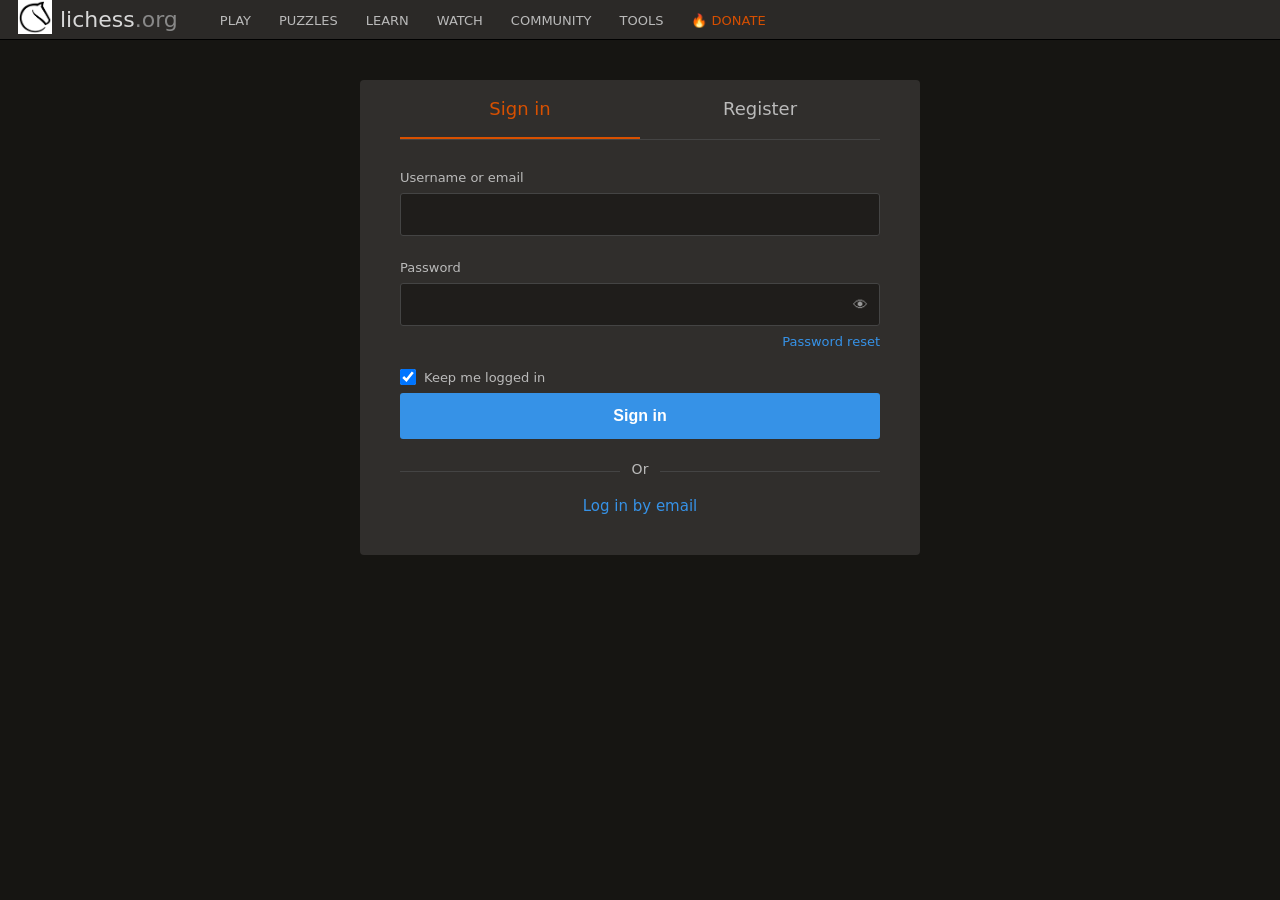
<file: index.html>
<!DOCTYPE html>
<html lang="en">
<head>
  <meta charset="UTF-8">
  <meta name="viewport" content="width=device-width, initial-scale=1.0">
  <title>Sign in • lichess.org</title>
  <link rel="icon" type="image/png" href="lichess-logo.png">
  <link rel="stylesheet" href="style.css">
</head>
<body>
  <header class="site-header">
    <a class="site-title" href="#">
      <div class="site-icon"><img class="logo-img" src="lichess-logo.png" alt=""></div>
      <div class="site-name">lichess<span>.org</span></div>
    </a>
    <nav class="main-nav">
      <div class="nav-item">
        <a href="#">PLAY</a>
        <div class="dropdown">
          <a href="#">Create a game</a>
          <a href="#">Play with a friend</a>
          <a href="#">Play with the computer</a>
          <a href="#">Tournaments</a>
          <a href="#">Simultaneous exhibitions</a>
        </div>
      </div>
      <div class="nav-item">
        <a href="#">PUZZLES</a>
        <div class="dropdown">
          <a href="#">Puzzles</a>
          <a href="#">Puzzle Themes</a>
          <a href="#">Puzzle Dashboard</a>
          <a href="#">Puzzle Streak</a>
        </div>
      </div>
      <div class="nav-item">
        <a href="#">LEARN</a>
        <div class="dropdown">
          <a href="#">Chess basics</a>
          <a href="#">Practice</a>
          <a href="#">Coordinates</a>
          <a href="#">Study</a>
        </div>
      </div>
      <div class="nav-item">
        <a href="#">WATCH</a>
        <div class="dropdown">
          <a href="#">Lichess TV</a>
          <a href="#">Current games</a>
          <a href="#">Streamers</a>
          <a href="#">Broadcasts</a>
          <a href="#">Video library</a>
        </div>
      </div>
      <div class="nav-item">
        <a href="#">COMMUNITY</a>
        <div class="dropdown">
          <a href="#">Players</a>
          <a href="#">Teams</a>
          <a href="#">Forum</a>
          <a href="#">Blog</a>
        </div>
      </div>
      <div class="nav-item">
        <a href="#">TOOLS</a>
        <div class="dropdown">
          <a href="#">Analysis board</a>
          <a href="#">Opening explorer</a>
          <a href="#">Board editor</a>
          <a href="#">Import game</a>
          <a href="#">Advanced search</a>
        </div>
      </div>
      <a href="#" class="donate">&#128293; DONATE</a>
    </nav>
  </header>

  <main class="login-wrap">
    <div class="login-box">
      <div class="tabs">
        <a href="index.html" class="tab active">Sign in</a>
        <a href="register.html" class="tab">Register</a>
      </div>

      <form class="login-form" action="#" method="post">
        <label for="username">Username or email</label>
        <input type="text" id="username" name="username" autocomplete="off">

        <label for="password">Password</label>
        <div class="password-field">
          <input type="password" id="password" name="password">
          <span class="eye">&#128065;</span>
        </div>

        <a href="#" class="pw-reset">Password reset</a>

        <label class="keep">
          <input type="checkbox" checked>
          <span>Keep me logged in</span>
        </label>

        <button type="submit" class="signin-btn">Sign in</button>

        <div class="or"><span>Or</span></div>

        <a href="#" class="email-login">Log in by email</a>
      </form>
    </div>
  </main>
</body>
</html>
</file>
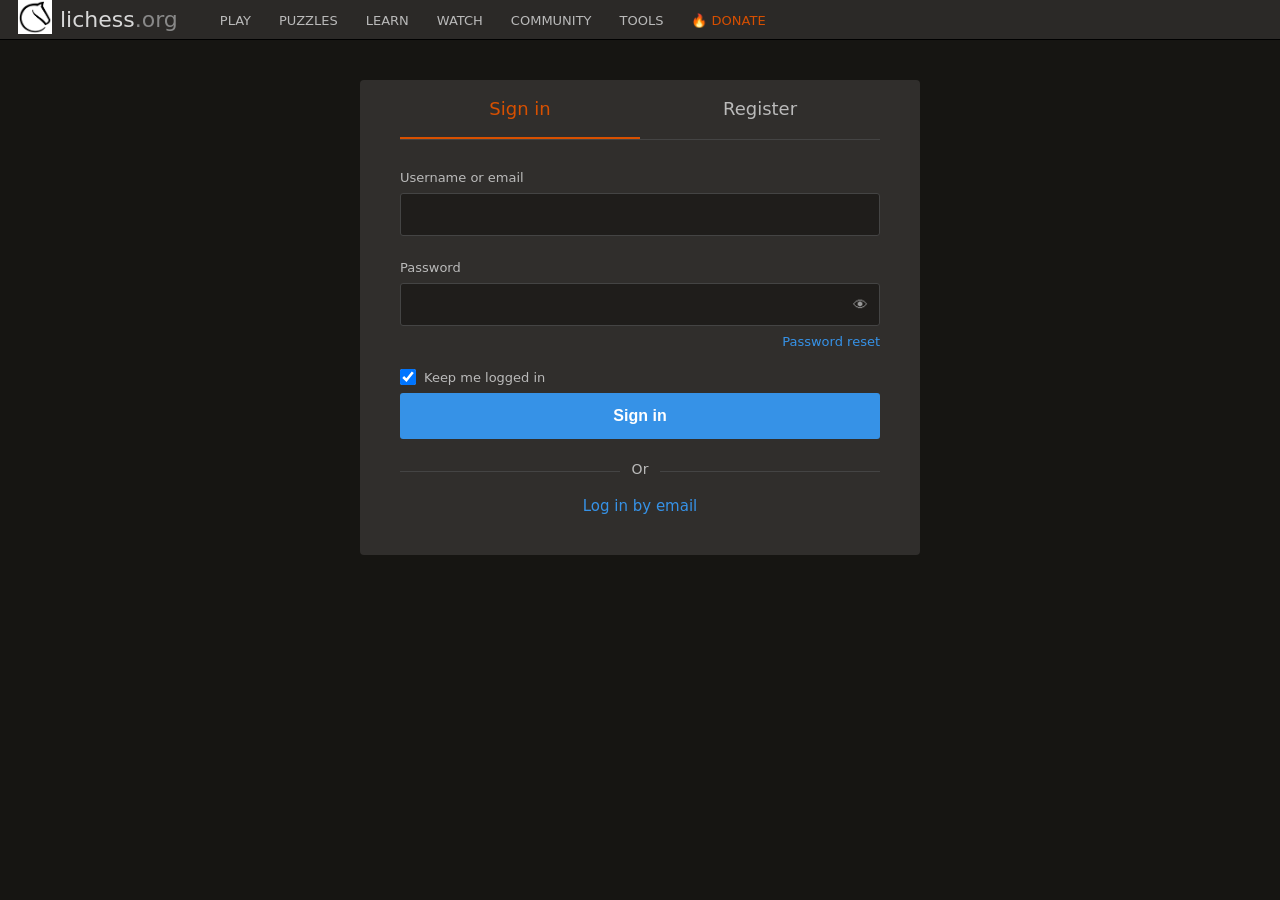
<file: login.html>
<!DOCTYPE html>
<html lang="en">
<head>
  <meta charset="UTF-8">
  <meta name="viewport" content="width=device-width, initial-scale=1.0">
  <title>Sign in • lichess.org</title>
  <link rel="stylesheet" href="style.css">
</head>
<body>
  <header class="site-header">
    <a class="site-title" href="#">
      <div class="site-icon"><img class="logo-img" src="lichess-logo.png" alt=""></div>
      <div class="site-name">lichess<span>.org</span></div>
    </a>
    <nav class="main-nav">
      <div class="nav-item">
        <a href="#">PLAY</a>
        <div class="dropdown">
          <a href="#">Create a game</a>
          <a href="#">Play with a friend</a>
          <a href="#">Play with the computer</a>
          <a href="#">Tournaments</a>
          <a href="#">Simultaneous exhibitions</a>
        </div>
      </div>
      <div class="nav-item">
        <a href="#">PUZZLES</a>
        <div class="dropdown">
          <a href="#">Puzzles</a>
          <a href="#">Puzzle Themes</a>
          <a href="#">Puzzle Dashboard</a>
          <a href="#">Puzzle Streak</a>
        </div>
      </div>
      <div class="nav-item">
        <a href="#">LEARN</a>
        <div class="dropdown">
          <a href="#">Chess basics</a>
          <a href="#">Practice</a>
          <a href="#">Coordinates</a>
          <a href="#">Study</a>
        </div>
      </div>
      <div class="nav-item">
        <a href="#">WATCH</a>
        <div class="dropdown">
          <a href="#">Lichess TV</a>
          <a href="#">Current games</a>
          <a href="#">Streamers</a>
          <a href="#">Broadcasts</a>
          <a href="#">Video library</a>
        </div>
      </div>
      <div class="nav-item">
        <a href="#">COMMUNITY</a>
        <div class="dropdown">
          <a href="#">Players</a>
          <a href="#">Teams</a>
          <a href="#">Forum</a>
          <a href="#">Blog</a>
        </div>
      </div>
      <div class="nav-item">
        <a href="#">TOOLS</a>
        <div class="dropdown">
          <a href="#">Analysis board</a>
          <a href="#">Opening explorer</a>
          <a href="#">Board editor</a>
          <a href="#">Import game</a>
          <a href="#">Advanced search</a>
        </div>
      </div>
      <a href="#" class="donate">&#128293; DONATE</a>
    </nav>
  </header>

  <main class="login-wrap">
    <div class="login-box">
      <div class="tabs">
        <a href="login.html" class="tab active">Sign in</a>
        <a href="register.html" class="tab">Register</a>
      </div>

      <form class="login-form" action="#" method="post">
        <label for="username">Username or email</label>
        <input type="text" id="username" name="username" autocomplete="off">

        <label for="password">Password</label>
        <div class="password-field">
          <input type="password" id="password" name="password">
          <span class="eye">&#128065;</span>
        </div>

        <a href="#" class="pw-reset">Password reset</a>

        <label class="keep">
          <input type="checkbox" checked>
          <span>Keep me logged in</span>
        </label>

        <button type="submit" class="signin-btn">Sign in</button>

        <div class="or"><span>Or</span></div>

        <a href="#" class="email-login">Log in by email</a>
      </form>
    </div>
  </main>
</body>
</html>
</file>
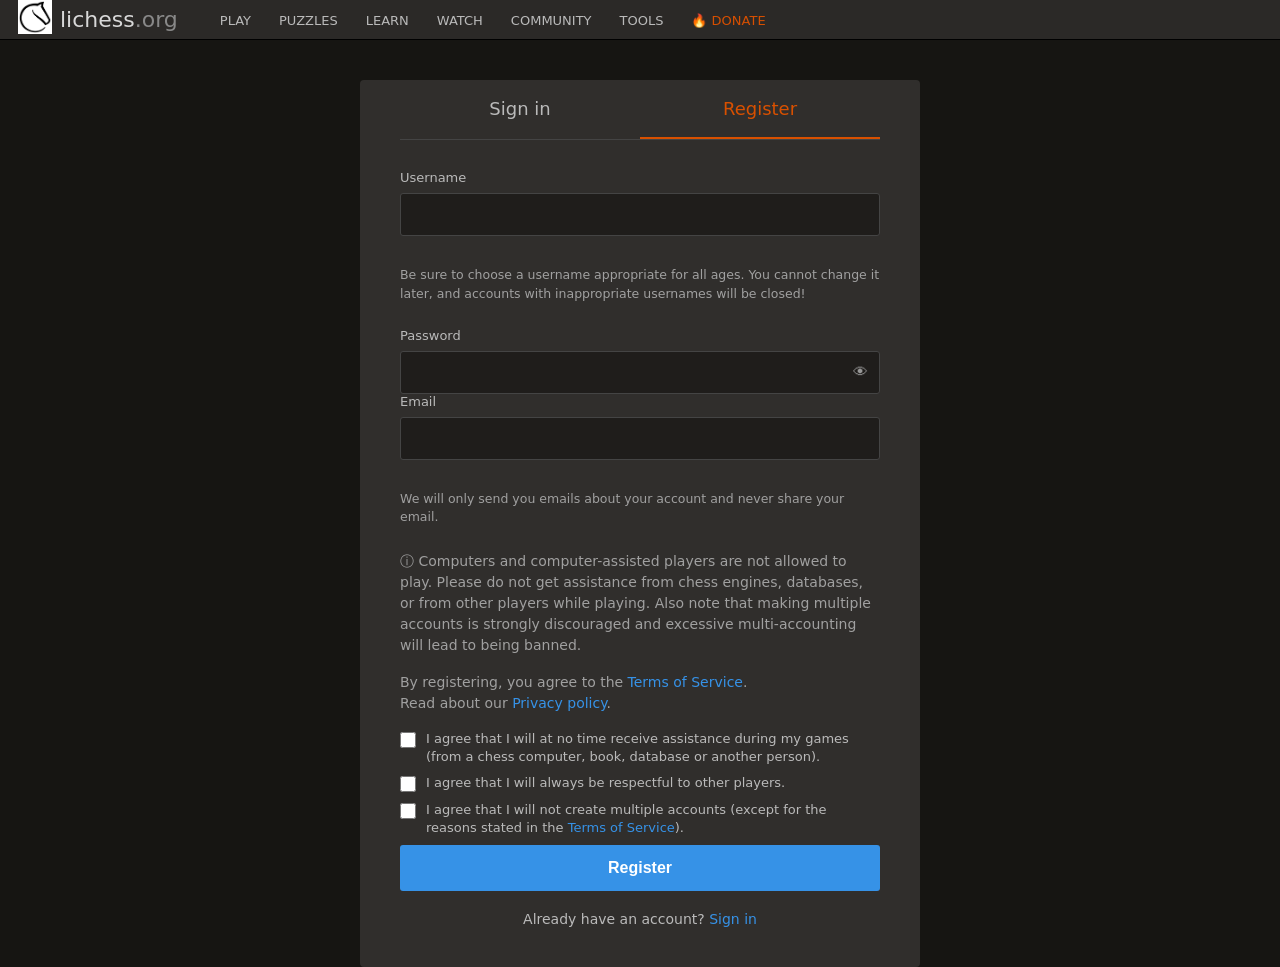
<file: register.html>
<!DOCTYPE html>
<html lang="en">
<head>
  <meta charset="UTF-8">
  <meta name="viewport" content="width=device-width, initial-scale=1.0">
  <title>Register • lichess.org</title>
  <link rel="icon" type="image/png" href="lichess-logo.png">
  <link rel="stylesheet" href="style.css">
</head>
<body>
  <header class="site-header">
    <a class="site-title" href="#">
      <div class="site-icon"><img class="logo-img" src="lichess-logo.png" alt=""></div>
      <div class="site-name">lichess<span>.org</span></div>
    </a>
    <nav class="main-nav">
      <div class="nav-item">
        <a href="#">PLAY</a>
        <div class="dropdown">
          <a href="#">Create a game</a>
          <a href="#">Play with a friend</a>
          <a href="#">Play with the computer</a>
          <a href="#">Tournaments</a>
          <a href="#">Simultaneous exhibitions</a>
        </div>
      </div>
      <div class="nav-item">
        <a href="#">PUZZLES</a>
        <div class="dropdown">
          <a href="#">Puzzles</a>
          <a href="#">Puzzle Themes</a>
          <a href="#">Puzzle Dashboard</a>
          <a href="#">Puzzle Streak</a>
        </div>
      </div>
      <div class="nav-item">
        <a href="#">LEARN</a>
        <div class="dropdown">
          <a href="#">Chess basics</a>
          <a href="#">Practice</a>
          <a href="#">Coordinates</a>
          <a href="#">Study</a>
        </div>
      </div>
      <div class="nav-item">
        <a href="#">WATCH</a>
        <div class="dropdown">
          <a href="#">Lichess TV</a>
          <a href="#">Current games</a>
          <a href="#">Streamers</a>
          <a href="#">Broadcasts</a>
          <a href="#">Video library</a>
        </div>
      </div>
      <div class="nav-item">
        <a href="#">COMMUNITY</a>
        <div class="dropdown">
          <a href="#">Players</a>
          <a href="#">Teams</a>
          <a href="#">Forum</a>
          <a href="#">Blog</a>
        </div>
      </div>
      <div class="nav-item">
        <a href="#">TOOLS</a>
        <div class="dropdown">
          <a href="#">Analysis board</a>
          <a href="#">Opening explorer</a>
          <a href="#">Board editor</a>
          <a href="#">Import game</a>
          <a href="#">Advanced search</a>
        </div>
      </div>
      <a href="#" class="donate">&#128293; DONATE</a>
    </nav>
  </header>

  <main class="login-wrap">
    <div class="login-box">
      <div class="tabs">
        <a href="index.html" class="tab">Sign in</a>
        <a href="register.html" class="tab active">Register</a>
      </div>

      <form class="login-form" action="#" method="post">
        <label for="username">Username</label>
        <input type="text" id="username" name="username" autocomplete="off">
        <small>Be sure to choose a username appropriate for all ages. You cannot change it later, and accounts with inappropriate usernames will be closed!</small>

        <label for="password">Password</label>
        <div class="password-field">
          <input type="password" id="password" name="password">
          <span class="eye">&#128065;</span>
        </div>

        <label for="email">Email</label>
        <input type="text" id="email" name="email" autocomplete="off">
        <small>We will only send you emails about your account and never share your email.</small>

        <p class="info-note">&#9432; Computers and computer-assisted players are not allowed to play. Please do not get assistance from chess engines, databases, or from other players while playing. Also note that making multiple accounts is strongly discouraged and excessive multi-accounting will lead to being banned.</p>
        <p class="info-note">By registering, you agree to the <a href="#">Terms of Service</a>.<br>Read about our <a href="#">Privacy policy</a>.</p>

        <label class="agree">
          <input type="checkbox">
          <span>I agree that I will at no time receive assistance during my games (from a chess computer, book, database or another person).</span>
        </label>
        <label class="agree">
          <input type="checkbox">
          <span>I agree that I will always be respectful to other players.</span>
        </label>
        <label class="agree">
          <input type="checkbox">
          <span>I agree that I will not create multiple accounts (except for the reasons stated in the <a href="#">Terms of Service</a>).</span>
        </label>

        <button type="submit" class="signin-btn">Register</button>

        <p class="switch-note">Already have an account? <a href="index.html">Sign in</a></p>
      </form>
    </div>
  </main>
</body>
</html>
</file>
<file: style.css>
* {
  margin: 0;
  padding: 0;
  box-sizing: border-box;
}

body {
  font-family: "Segoe UI", "Noto Sans", system-ui, Arial, sans-serif;
  background-color: #161512;
  color: #bababa;
  font-size: 15px;
}

/* Header */
.site-header {
  display: flex;
  align-items: center;
  gap: 30px;
  padding: 0 18px;
  height: 40px;
  background-color: #2b2927;
  border-bottom: 1px solid #000;
}

.site-title {
  display: flex;
  align-items: center;
  gap: 8px;
  font-size: 22px;
  color: #d8d8d8;
  text-decoration: none;
}

.site-title:hover {
  color: #fff;
}

.logo-img {
  width: 34px;
  height: 34px;
  object-fit: contain;
}

.site-name span {
  color: #888;
}

.main-nav {
  display: flex;
  gap: 4px;
  font-size: 13px;
  height: 100%;
  align-items: stretch;
}

.nav-item > a,
.main-nav > .donate {
  display: flex;
  align-items: center;
  padding: 0 12px;
  height: 40px;
}

.nav-item:hover {
  background-color: #3692e7;
}

.nav-item:hover > a {
  color: #fff;
}

.main-nav .donate {
  color: #d64f00;
  text-decoration: none;
}

.main-nav .donate:hover {
  color: #ff6a1a;
}

/* Dropdown menus */
.nav-item {
  position: relative;
}

.nav-item > a {
  color: #bababa;
  text-decoration: none;
}

.dropdown {
  display: none;
  position: absolute;
  top: 100%;
  left: 0;
  background-color: #2b2927;
  border: 1px solid #444;
  border-radius: 3px;
  min-width: 200px;
  padding: 6px 0;
  z-index: 10;
}

.nav-item:hover .dropdown {
  display: block;
}

.dropdown a {
  display: block;
  padding: 8px 16px;
  color: #bababa;
  text-decoration: none;
  font-size: 14px;
  white-space: nowrap;
}

.dropdown a:hover {
  background-color: #3692e7;
  color: #fff;
}

/* Login box */
.login-wrap {
  display: flex;
  justify-content: center;
  margin-top: 40px;
}

.login-box {
  background-color: #302e2c;
  width: 560px;
  max-width: 90%;
  border-radius: 4px;
  padding: 0 40px 40px;
}

.tabs {
  display: flex;
  border-bottom: 1px solid #444;
  margin-bottom: 30px;
}

.tab {
  flex: 1;
  text-align: center;
  padding: 18px 0;
  text-decoration: none;
  color: #bababa;
  font-size: 18px;
}

.tab.active {
  color: #d85000;
  border-bottom: 2px solid #d85000;
}

.login-form {
  display: flex;
  flex-direction: column;
}

.login-form label {
  font-size: 13px;
  margin-bottom: 8px;
  color: #bababa;
}

.login-form input[type="text"],
.login-form input[type="password"] {
  background-color: #1f1d1b;
  border: 1px solid #444;
  border-radius: 3px;
  padding: 12px;
  color: #eee;
  font-size: 15px;
  width: 100%;
}

.login-form input[type="text"] {
  margin-bottom: 24px;
}

.password-field {
  position: relative;
}

.password-field .eye {
  position: absolute;
  right: 12px;
  top: 50%;
  transform: translateY(-50%);
  cursor: pointer;
  color: #999;
}

.pw-reset {
  align-self: flex-end;
  color: #3692e7;
  font-size: 13px;
  text-decoration: none;
  margin: 8px 0 20px;
}

.keep {
  flex-direction: row;
  align-items: center;
  gap: 8px;
  display: flex;
  margin-bottom: 20px;
}

.keep input {
  width: 16px;
  height: 16px;
}

.signin-btn {
  background-color: #3692e7;
  border: none;
  border-radius: 3px;
  padding: 14px;
  color: #fff;
  font-size: 16px;
  font-weight: bold;
  cursor: pointer;
}

.signin-btn:hover {
  background-color: #2b7fcc;
}

.or {
  text-align: center;
  border-bottom: 1px solid #444;
  line-height: 0.1em;
  margin: 30px 0 25px;
}

.or span {
  background-color: #302e2c;
  padding: 0 12px;
  font-size: 14px;
}

.email-login {
  text-align: center;
  color: #3692e7;
  text-decoration: none;
  font-size: 15px;
}

.email-login:hover {
  text-decoration: underline;
}

/* Register page extras */
.login-form input[type="text"]:last-of-type {
  margin-bottom: 24px;
}

.login-form small {
  display: block;
  color: #a0a0a0;
  margin: 6px 0 24px;
  line-height: 1.5;
}

.info-note {
  font-size: 14px;
  color: #a0a0a0;
  line-height: 1.5;
  margin-bottom: 16px;
}

.info-note a {
  color: #3692e7;
  text-decoration: none;
}

.info-note a:hover {
  text-decoration: underline;
}

.agree {
  display: flex;
  align-items: flex-start;
  gap: 10px;
  font-size: 14px;
  line-height: 1.4;
  margin-bottom: 14px;
}

.agree input {
  width: 16px;
  height: 16px;
  margin-top: 2px;
  flex-shrink: 0;
}

.agree a {
  color: #3692e7;
  text-decoration: none;
}

.agree a:hover {
  text-decoration: underline;
}

.switch-note {
  text-align: center;
  font-size: 14px;
  margin-top: 20px;
}

.switch-note a {
  color: #3692e7;
  text-decoration: none;
}

.switch-note a:hover {
  text-decoration: underline;
}
</file>
